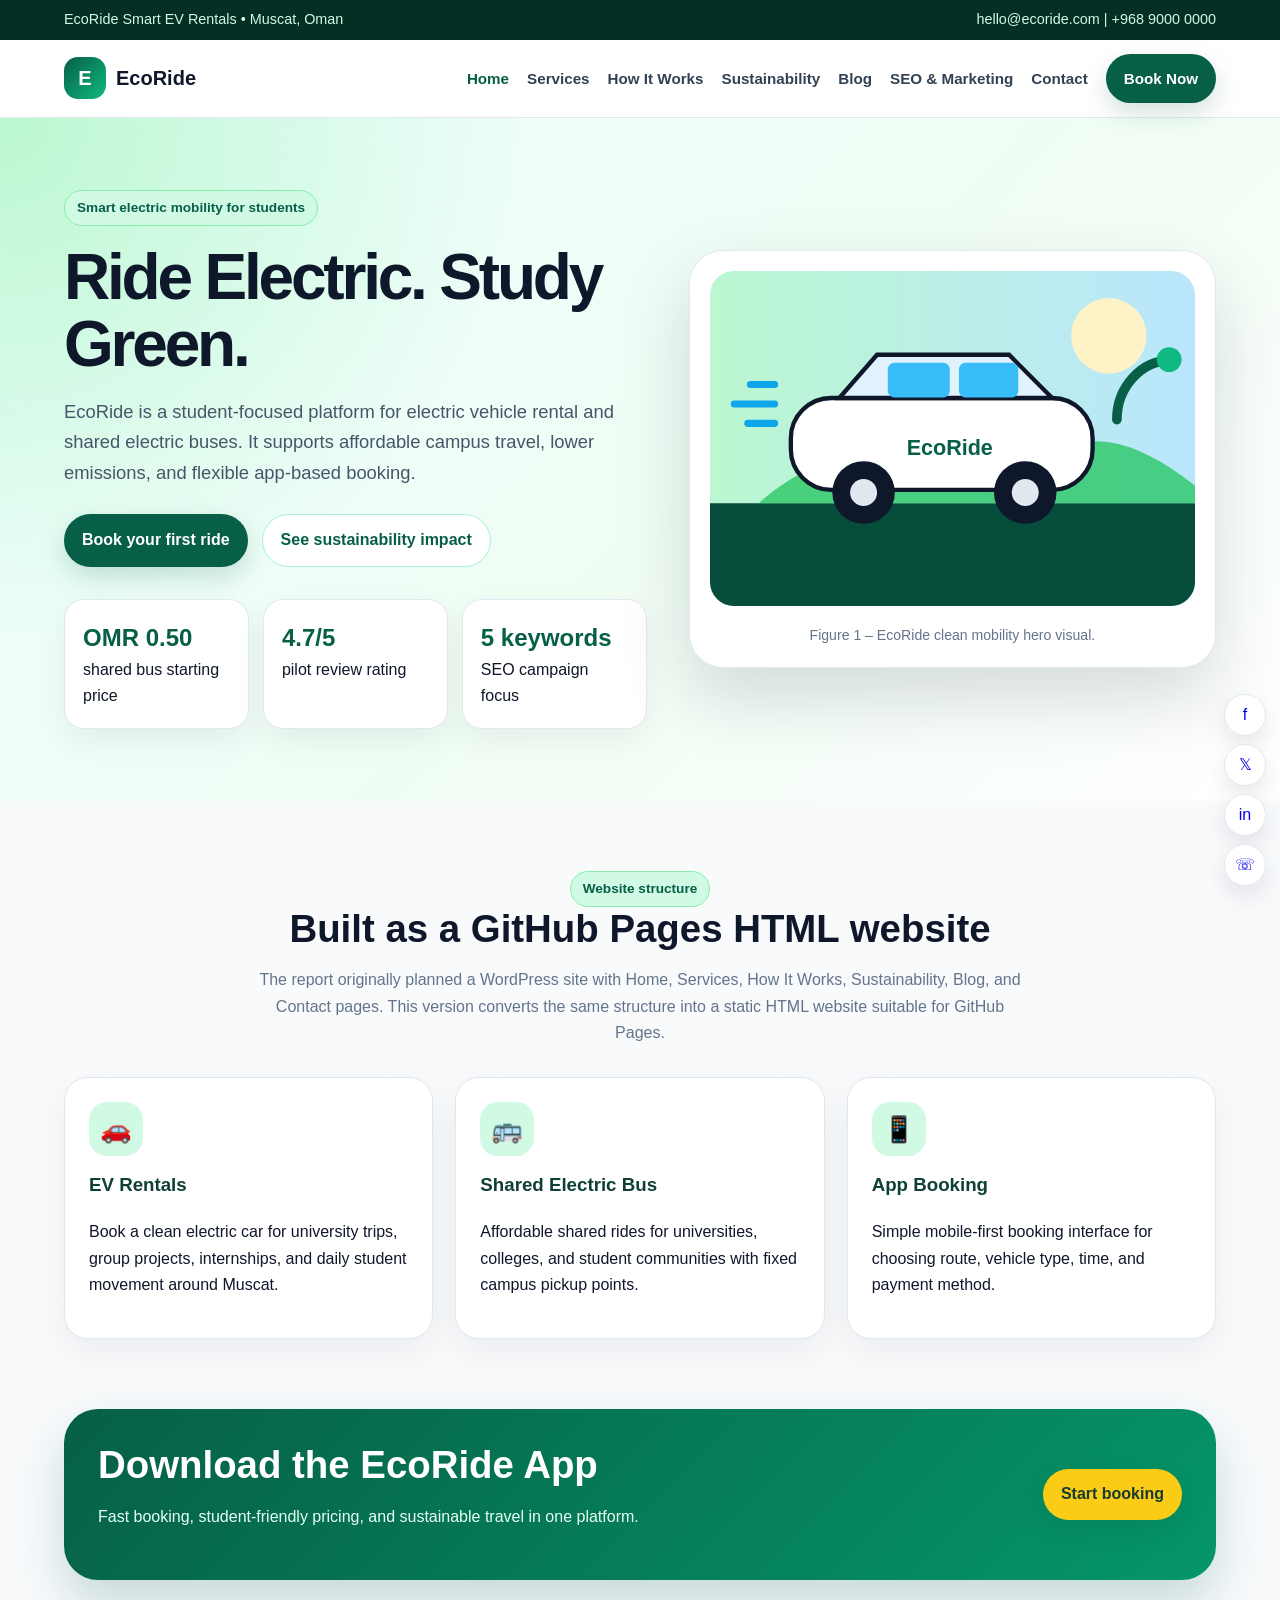
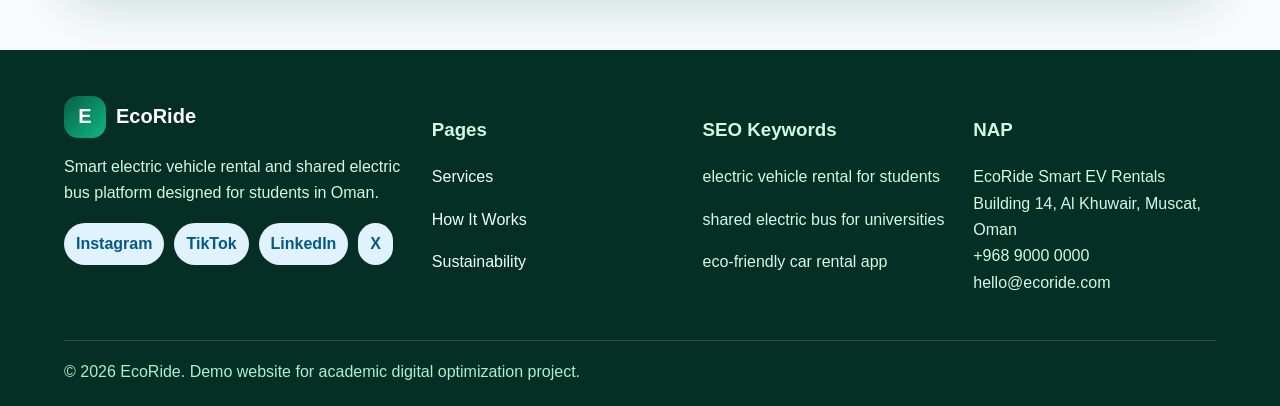
<file: index.html>
<!doctype html><html lang="en"><head><meta charset="utf-8"><meta name="viewport" content="width=device-width,initial-scale=1"><meta name="description" content="EcoRide smart electric vehicle rental platform for students in Muscat, Oman."><title>EcoRide | Electric Vehicle Rental for Students</title><link rel="stylesheet" href="assets/css/style.css"></head><body><div class="topbar"><span>EcoRide Smart EV Rentals • Muscat, Oman</span><span>hello@ecoride.com | +968 9000 0000</span></div>
<nav class="nav"><a class="brand" href="index.html"><span class="logo">E</span><span>EcoRide</span></a><button class="menu-toggle">Menu</button><div class="nav-links">
<a href="index.html" class="active">Home</a><a href="services.html" class="">Services</a><a href="how-it-works.html" class="">How It Works</a><a href="sustainability.html" class="">Sustainability</a><a href="blog.html" class="">Blog</a><a href="seo.html" class="">SEO & Marketing</a><a href="contact.html" class="">Contact</a><a class="btn" href="book.html">Book Now</a>
</div></nav><header class="hero"><div class="hero-grid"><div><span class="eyebrow">Smart electric mobility for students</span><h1>Ride Electric. Study Green.</h1><p class="lead">EcoRide is a student-focused platform for electric vehicle rental and shared electric buses. It supports affordable campus travel, lower emissions, and flexible app-based booking.</p><div class="cta-row"><a class="btn" href="book.html">Book your first ride</a><a class="btn secondary" href="sustainability.html">See sustainability impact</a></div><div class="stats"><div class="stat"><b>OMR 0.50</b><span>shared bus starting price</span></div><div class="stat"><b>4.7/5</b><span>pilot review rating</span></div><div class="stat"><b>5 keywords</b><span>SEO campaign focus</span></div></div></div><div class="phone-card"><img src="assets/img/hero-ev.svg" alt="EcoRide electric car illustration" style="width:100%;border-radius:24px"><div class="caption">Figure 1 – EcoRide clean mobility hero visual.</div></div></div></header><section class="section"><div class="container"><div class="section-head center"><span class="eyebrow">Website structure</span><h2>Built as a GitHub Pages HTML website</h2><p class="muted">The report originally planned a WordPress site with Home, Services, How It Works, Sustainability, Blog, and Contact pages. This version converts the same structure into a static HTML website suitable for GitHub Pages.</p></div><div class="grid-3"><div class="card"><div class="icon">🚗</div><h3>EV Rentals</h3><p>Book a clean electric car for university trips, group projects, internships, and daily student movement around Muscat.</p></div><div class="card"><div class="icon">🚌</div><h3>Shared Electric Bus</h3><p>Affordable shared rides for universities, colleges, and student communities with fixed campus pickup points.</p></div><div class="card"><div class="icon">📱</div><h3>App Booking</h3><p>Simple mobile-first booking interface for choosing route, vehicle type, time, and payment method.</p></div></div></div></section><section class="section" style="padding-top:0"><div class="container banner"><div><h2>Download the EcoRide App</h2><p>Fast booking, student-friendly pricing, and sustainable travel in one platform.</p></div><a class="btn yellow" href="book.html">Start booking</a></div></section><footer class="footer"><div class="footer-grid"><div><a class="brand" href="index.html"><span class="logo">E</span><span style="color:white">EcoRide</span></a><p>Smart electric vehicle rental and shared electric bus platform designed for students in Oman.</p><div class="socials"><a href="#">Instagram</a><a href="#">TikTok</a><a href="#">LinkedIn</a><a href="#">X</a></div></div><div><h3>Pages</h3><p><a href="services.html">Services</a></p><p><a href="how-it-works.html">How It Works</a></p><p><a href="sustainability.html">Sustainability</a></p></div><div><h3>SEO Keywords</h3><p>electric vehicle rental for students</p><p>shared electric bus for universities</p><p>eco-friendly car rental app</p></div><div><h3>NAP</h3><p>EcoRide Smart EV Rentals<br>Building 14, Al Khuwair, Muscat, Oman<br>+968 9000 0000<br>hello@ecoride.com</p></div></div><div class="copyright">© <span id="year"></span> EcoRide. Demo website for academic digital optimization project.</div></footer><div class="floating-share"><a href="#">f</a><a href="#">𝕏</a><a href="#">in</a><a href="#">☏</a></div><script src="assets/js/main.js"></script></body></html>
</file>
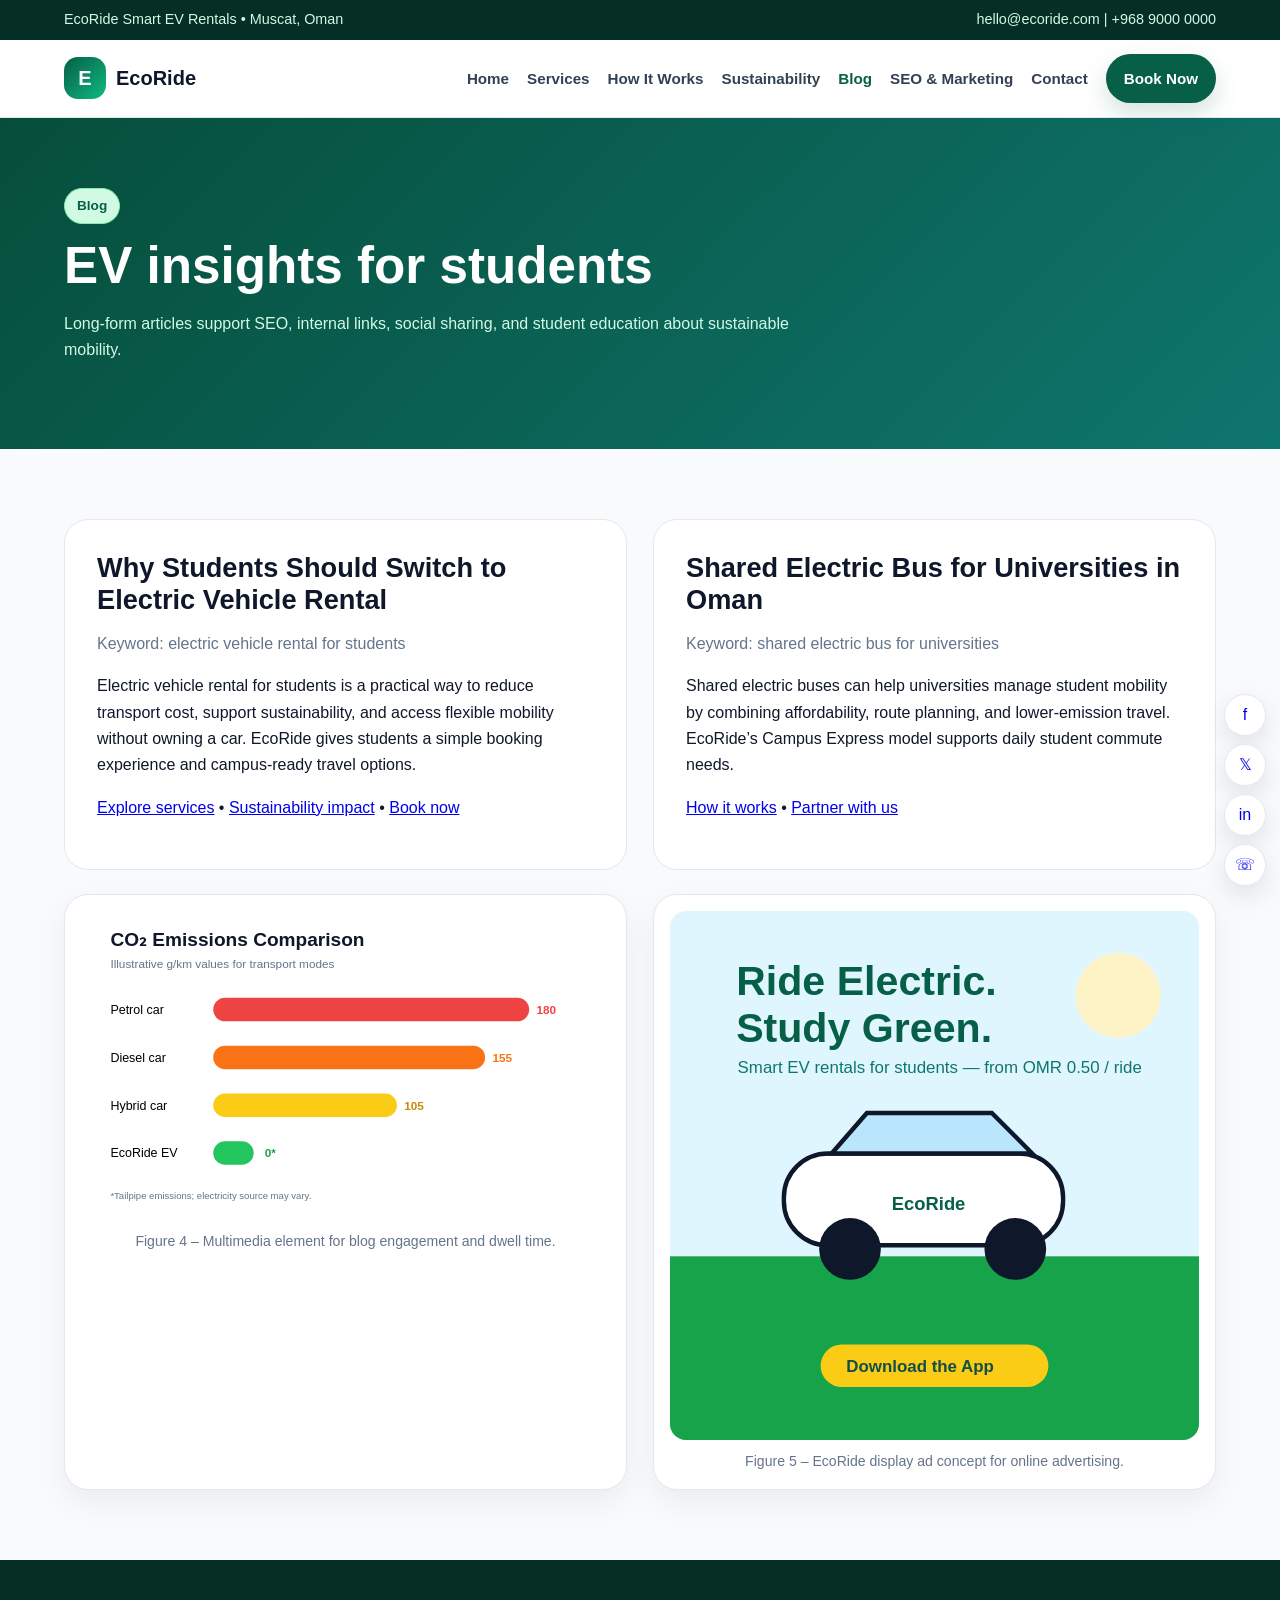
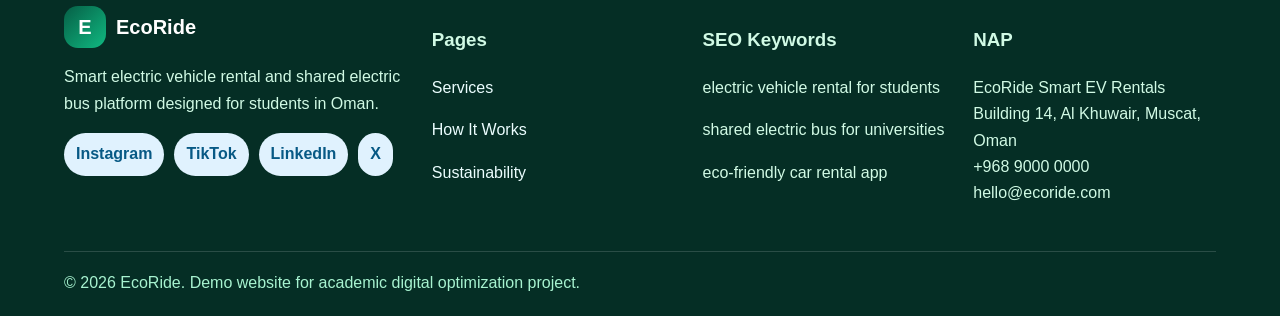
<file: blog.html>
<!doctype html><html lang="en"><head><meta charset="utf-8"><meta name="viewport" content="width=device-width,initial-scale=1"><meta name="description" content="EcoRide smart electric vehicle rental platform for students in Muscat, Oman."><title>Blog | EcoRide EV Insights</title><link rel="stylesheet" href="assets/css/style.css"></head><body><div class="topbar"><span>EcoRide Smart EV Rentals • Muscat, Oman</span><span>hello@ecoride.com | +968 9000 0000</span></div>
<nav class="nav"><a class="brand" href="index.html"><span class="logo">E</span><span>EcoRide</span></a><button class="menu-toggle">Menu</button><div class="nav-links">
<a href="index.html" class="">Home</a><a href="services.html" class="">Services</a><a href="how-it-works.html" class="">How It Works</a><a href="sustainability.html" class="">Sustainability</a><a href="blog.html" class="active">Blog</a><a href="seo.html" class="">SEO & Marketing</a><a href="contact.html" class="">Contact</a><a class="btn" href="book.html">Book Now</a>
</div></nav><header class="page-hero"><div class="container"><span class="eyebrow">Blog</span><h1>EV insights for students</h1><p>Long-form articles support SEO, internal links, social sharing, and student education about sustainable mobility.</p></div></header><section class="section"><div class="container"><div class="grid-2"><article class="article"><h2>Why Students Should Switch to Electric Vehicle Rental</h2><p class="muted">Keyword: electric vehicle rental for students</p><p>Electric vehicle rental for students is a practical way to reduce transport cost, support sustainability, and access flexible mobility without owning a car. EcoRide gives students a simple booking experience and campus-ready travel options.</p><p><a href="services.html">Explore services</a> • <a href="sustainability.html">Sustainability impact</a> • <a href="book.html">Book now</a></p></article><article class="article"><h2>Shared Electric Bus for Universities in Oman</h2><p class="muted">Keyword: shared electric bus for universities</p><p>Shared electric buses can help universities manage student mobility by combining affordability, route planning, and lower-emission travel. EcoRide’s Campus Express model supports daily student commute needs.</p><p><a href="how-it-works.html">How it works</a> • <a href="contact.html">Partner with us</a></p></article></div><div style="height:24px"></div><div class="grid-2"><div class="figure"><img src="assets/img/co2-chart.svg" alt="CO2 chart used in blog multimedia"><div class="caption">Figure 4 – Multimedia element for blog engagement and dwell time.</div></div><div class="figure"><img src="assets/img/ad-openai.svg" alt="EcoRide ad design"><div class="caption">Figure 5 – EcoRide display ad concept for online advertising.</div></div></div></div></section><footer class="footer"><div class="footer-grid"><div><a class="brand" href="index.html"><span class="logo">E</span><span style="color:white">EcoRide</span></a><p>Smart electric vehicle rental and shared electric bus platform designed for students in Oman.</p><div class="socials"><a href="#">Instagram</a><a href="#">TikTok</a><a href="#">LinkedIn</a><a href="#">X</a></div></div><div><h3>Pages</h3><p><a href="services.html">Services</a></p><p><a href="how-it-works.html">How It Works</a></p><p><a href="sustainability.html">Sustainability</a></p></div><div><h3>SEO Keywords</h3><p>electric vehicle rental for students</p><p>shared electric bus for universities</p><p>eco-friendly car rental app</p></div><div><h3>NAP</h3><p>EcoRide Smart EV Rentals<br>Building 14, Al Khuwair, Muscat, Oman<br>+968 9000 0000<br>hello@ecoride.com</p></div></div><div class="copyright">© <span id="year"></span> EcoRide. Demo website for academic digital optimization project.</div></footer><div class="floating-share"><a href="#">f</a><a href="#">𝕏</a><a href="#">in</a><a href="#">☏</a></div><script src="assets/js/main.js"></script></body></html>
</file>
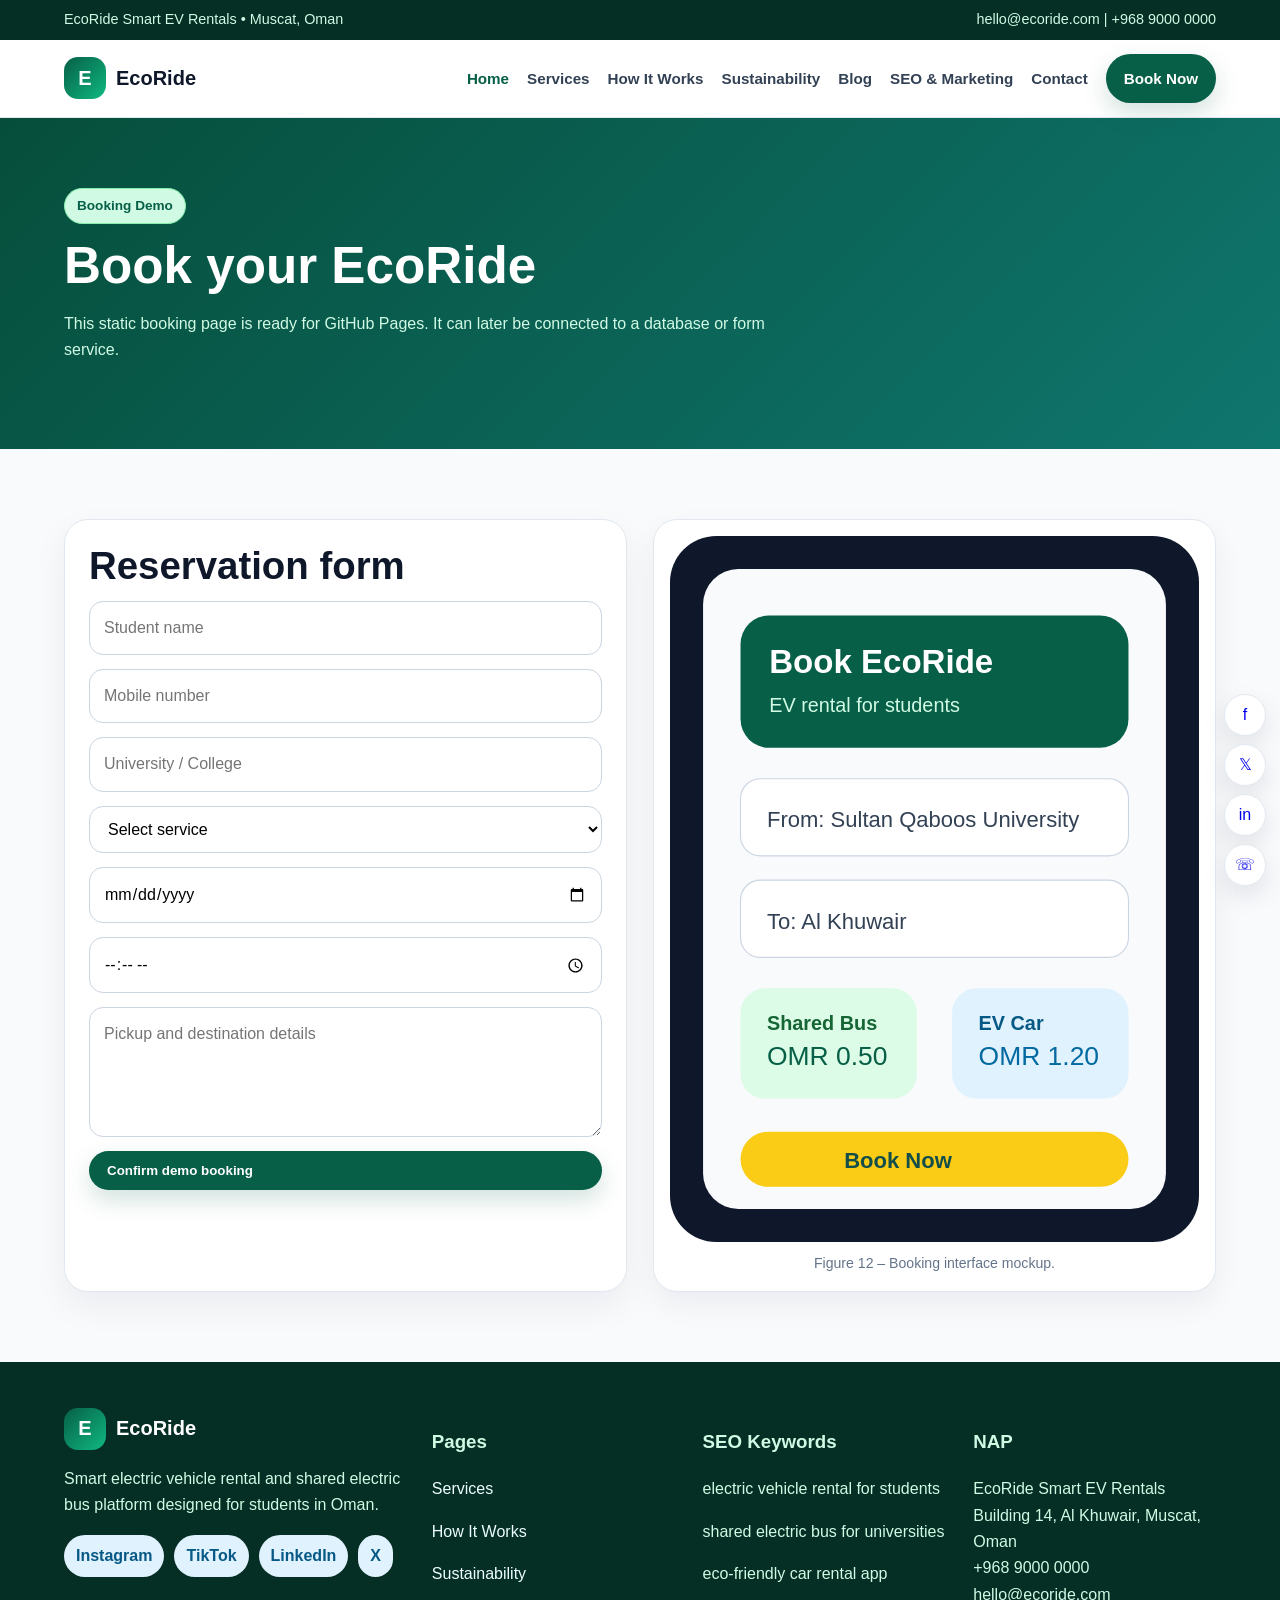
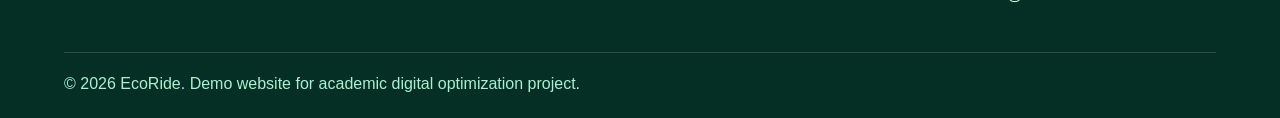
<file: book.html>
<!doctype html><html lang="en"><head><meta charset="utf-8"><meta name="viewport" content="width=device-width,initial-scale=1"><meta name="description" content="EcoRide smart electric vehicle rental platform for students in Muscat, Oman."><title>Book Now | EcoRide</title><link rel="stylesheet" href="assets/css/style.css"></head><body><div class="topbar"><span>EcoRide Smart EV Rentals • Muscat, Oman</span><span>hello@ecoride.com | +968 9000 0000</span></div>
<nav class="nav"><a class="brand" href="index.html"><span class="logo">E</span><span>EcoRide</span></a><button class="menu-toggle">Menu</button><div class="nav-links">
<a href="index.html" class="active">Home</a><a href="services.html" class="">Services</a><a href="how-it-works.html" class="">How It Works</a><a href="sustainability.html" class="">Sustainability</a><a href="blog.html" class="">Blog</a><a href="seo.html" class="">SEO & Marketing</a><a href="contact.html" class="">Contact</a><a class="btn" href="book.html">Book Now</a>
</div></nav><header class="page-hero"><div class="container"><span class="eyebrow">Booking Demo</span><h1>Book your EcoRide</h1><p>This static booking page is ready for GitHub Pages. It can later be connected to a database or form service.</p></div></header><section class="section"><div class="container grid-2"><div class="card"><h2>Reservation form</h2><form class="form" id="bookingForm"><input required placeholder="Student name"><input required placeholder="Mobile number"><input required placeholder="University / College"><select required><option value="">Select service</option><option>Shared electric bus</option><option>EV car rental</option><option>University group ride</option></select><input type="date" required><input type="time" required><textarea placeholder="Pickup and destination details"></textarea><button class="btn" type="submit">Confirm demo booking</button><p id="formMsg" class="small" style="color:#065f46;font-weight:700"></p></form></div><div class="figure"><img src="assets/img/app-mockup.svg" alt="booking app mockup"><div class="caption">Figure 12 – Booking interface mockup.</div></div></div></section><footer class="footer"><div class="footer-grid"><div><a class="brand" href="index.html"><span class="logo">E</span><span style="color:white">EcoRide</span></a><p>Smart electric vehicle rental and shared electric bus platform designed for students in Oman.</p><div class="socials"><a href="#">Instagram</a><a href="#">TikTok</a><a href="#">LinkedIn</a><a href="#">X</a></div></div><div><h3>Pages</h3><p><a href="services.html">Services</a></p><p><a href="how-it-works.html">How It Works</a></p><p><a href="sustainability.html">Sustainability</a></p></div><div><h3>SEO Keywords</h3><p>electric vehicle rental for students</p><p>shared electric bus for universities</p><p>eco-friendly car rental app</p></div><div><h3>NAP</h3><p>EcoRide Smart EV Rentals<br>Building 14, Al Khuwair, Muscat, Oman<br>+968 9000 0000<br>hello@ecoride.com</p></div></div><div class="copyright">© <span id="year"></span> EcoRide. Demo website for academic digital optimization project.</div></footer><div class="floating-share"><a href="#">f</a><a href="#">𝕏</a><a href="#">in</a><a href="#">☏</a></div><script src="assets/js/main.js"></script></body></html>
</file>
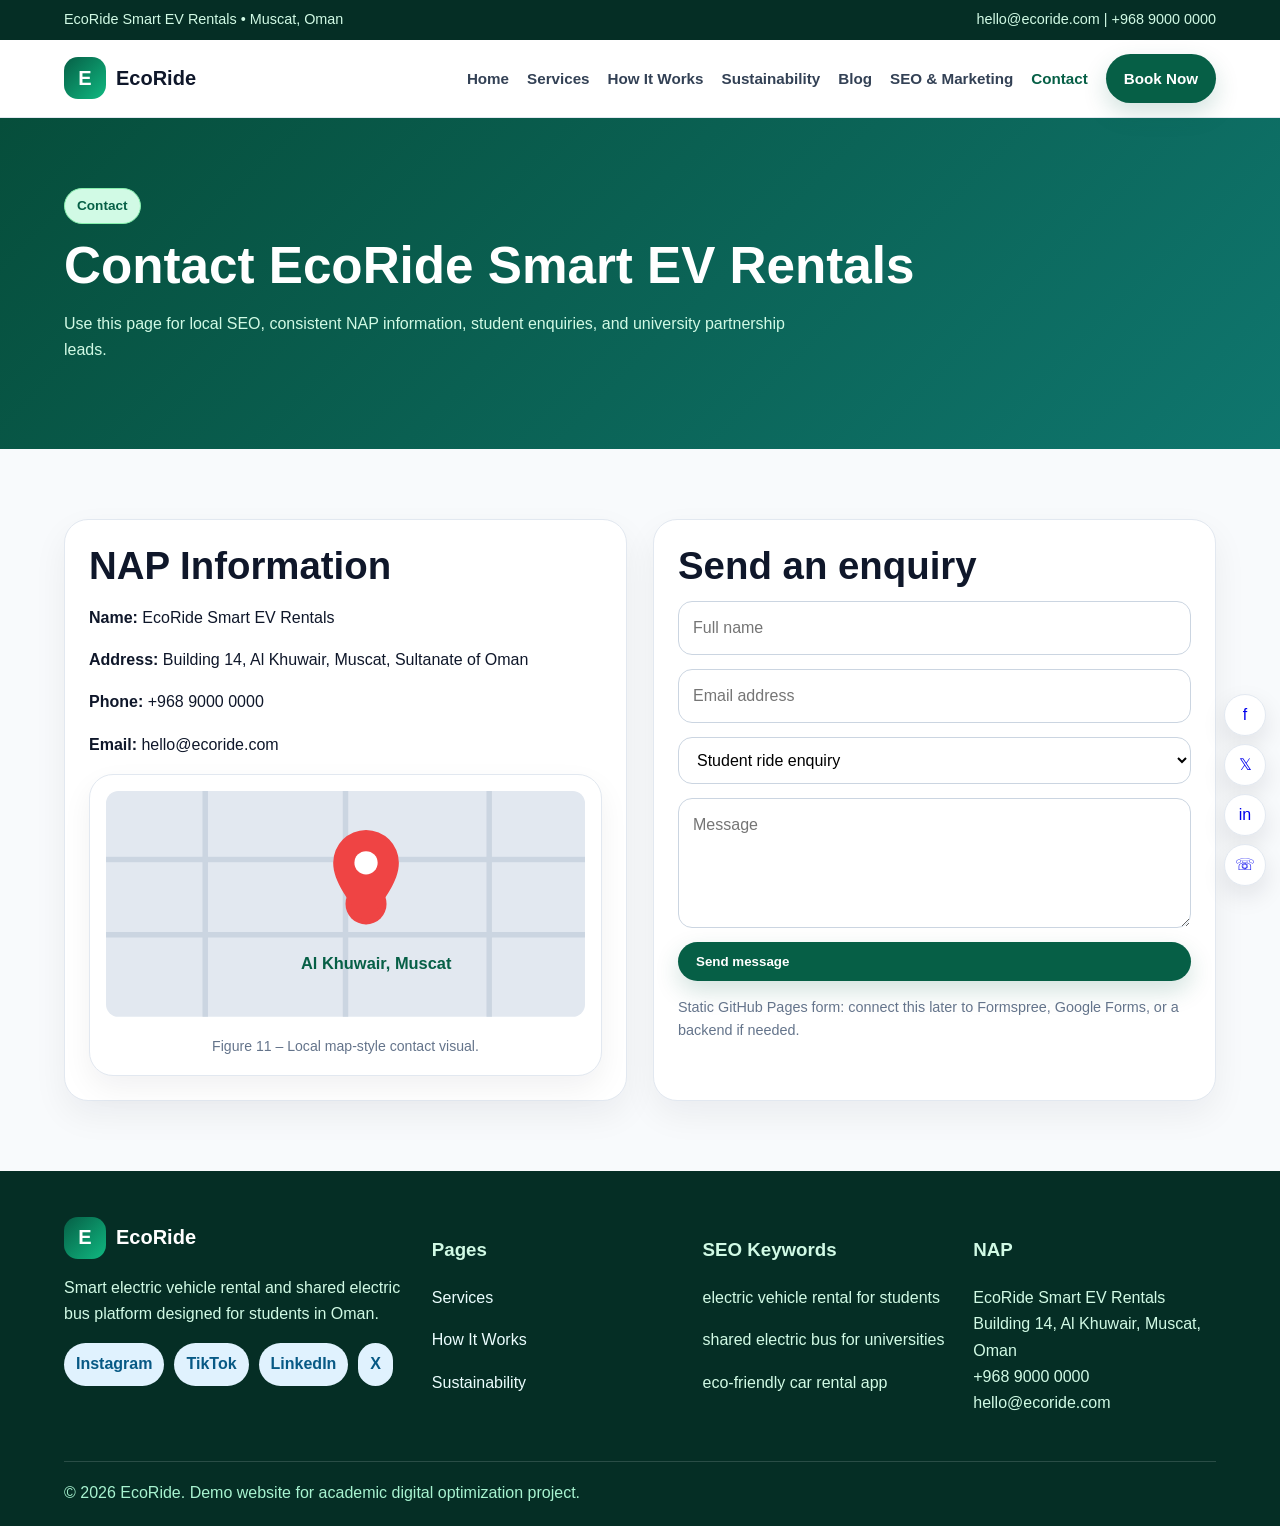
<file: contact.html>
<!doctype html><html lang="en"><head><meta charset="utf-8"><meta name="viewport" content="width=device-width,initial-scale=1"><meta name="description" content="EcoRide smart electric vehicle rental platform for students in Muscat, Oman."><title>Contact | EcoRide Muscat</title><link rel="stylesheet" href="assets/css/style.css"></head><body><div class="topbar"><span>EcoRide Smart EV Rentals • Muscat, Oman</span><span>hello@ecoride.com | +968 9000 0000</span></div>
<nav class="nav"><a class="brand" href="index.html"><span class="logo">E</span><span>EcoRide</span></a><button class="menu-toggle">Menu</button><div class="nav-links">
<a href="index.html" class="">Home</a><a href="services.html" class="">Services</a><a href="how-it-works.html" class="">How It Works</a><a href="sustainability.html" class="">Sustainability</a><a href="blog.html" class="">Blog</a><a href="seo.html" class="">SEO & Marketing</a><a href="contact.html" class="active">Contact</a><a class="btn" href="book.html">Book Now</a>
</div></nav><header class="page-hero"><div class="container"><span class="eyebrow">Contact</span><h1>Contact EcoRide Smart EV Rentals</h1><p>Use this page for local SEO, consistent NAP information, student enquiries, and university partnership leads.</p></div></header><section class="section"><div class="container grid-2"><div class="card"><h2>NAP Information</h2><p><strong>Name:</strong> EcoRide Smart EV Rentals</p><p><strong>Address:</strong> Building 14, Al Khuwair, Muscat, Sultanate of Oman</p><p><strong>Phone:</strong> +968 9000 0000</p><p><strong>Email:</strong> hello@ecoride.com</p><div class="figure"><svg viewBox="0 0 700 330" xmlns="http://www.w3.org/2000/svg"><rect width="700" height="330" rx="18" fill="#e2e8f0"/><path d="M0 100h700M0 210h700M145 0v330M350 0v330M560 0v330" stroke="#cbd5e1" stroke-width="8"/><circle cx="380" cy="165" r="30" fill="#ef4444"/><path d="M380 195c25-34 48-62 48-90a48 48 0 0 0-96 0c0 28 23 56 48 90z" fill="#ef4444"/><circle cx="380" cy="105" r="17" fill="white"/><text x="285" y="260" font-family="Arial" font-size="24" font-weight="700" fill="#065f46">Al Khuwair, Muscat</text></svg><div class="caption">Figure 11 – Local map-style contact visual.</div></div></div><div class="card"><h2>Send an enquiry</h2><form class="form"><input placeholder="Full name"><input placeholder="Email address"><select><option>Student ride enquiry</option><option>University partnership</option><option>Marketing collaboration</option></select><textarea placeholder="Message"></textarea><button class="btn" type="button">Send message</button></form><p class="small muted">Static GitHub Pages form: connect this later to Formspree, Google Forms, or a backend if needed.</p></div></div></section><footer class="footer"><div class="footer-grid"><div><a class="brand" href="index.html"><span class="logo">E</span><span style="color:white">EcoRide</span></a><p>Smart electric vehicle rental and shared electric bus platform designed for students in Oman.</p><div class="socials"><a href="#">Instagram</a><a href="#">TikTok</a><a href="#">LinkedIn</a><a href="#">X</a></div></div><div><h3>Pages</h3><p><a href="services.html">Services</a></p><p><a href="how-it-works.html">How It Works</a></p><p><a href="sustainability.html">Sustainability</a></p></div><div><h3>SEO Keywords</h3><p>electric vehicle rental for students</p><p>shared electric bus for universities</p><p>eco-friendly car rental app</p></div><div><h3>NAP</h3><p>EcoRide Smart EV Rentals<br>Building 14, Al Khuwair, Muscat, Oman<br>+968 9000 0000<br>hello@ecoride.com</p></div></div><div class="copyright">© <span id="year"></span> EcoRide. Demo website for academic digital optimization project.</div></footer><div class="floating-share"><a href="#">f</a><a href="#">𝕏</a><a href="#">in</a><a href="#">☏</a></div><script src="assets/js/main.js"></script></body></html>
</file>
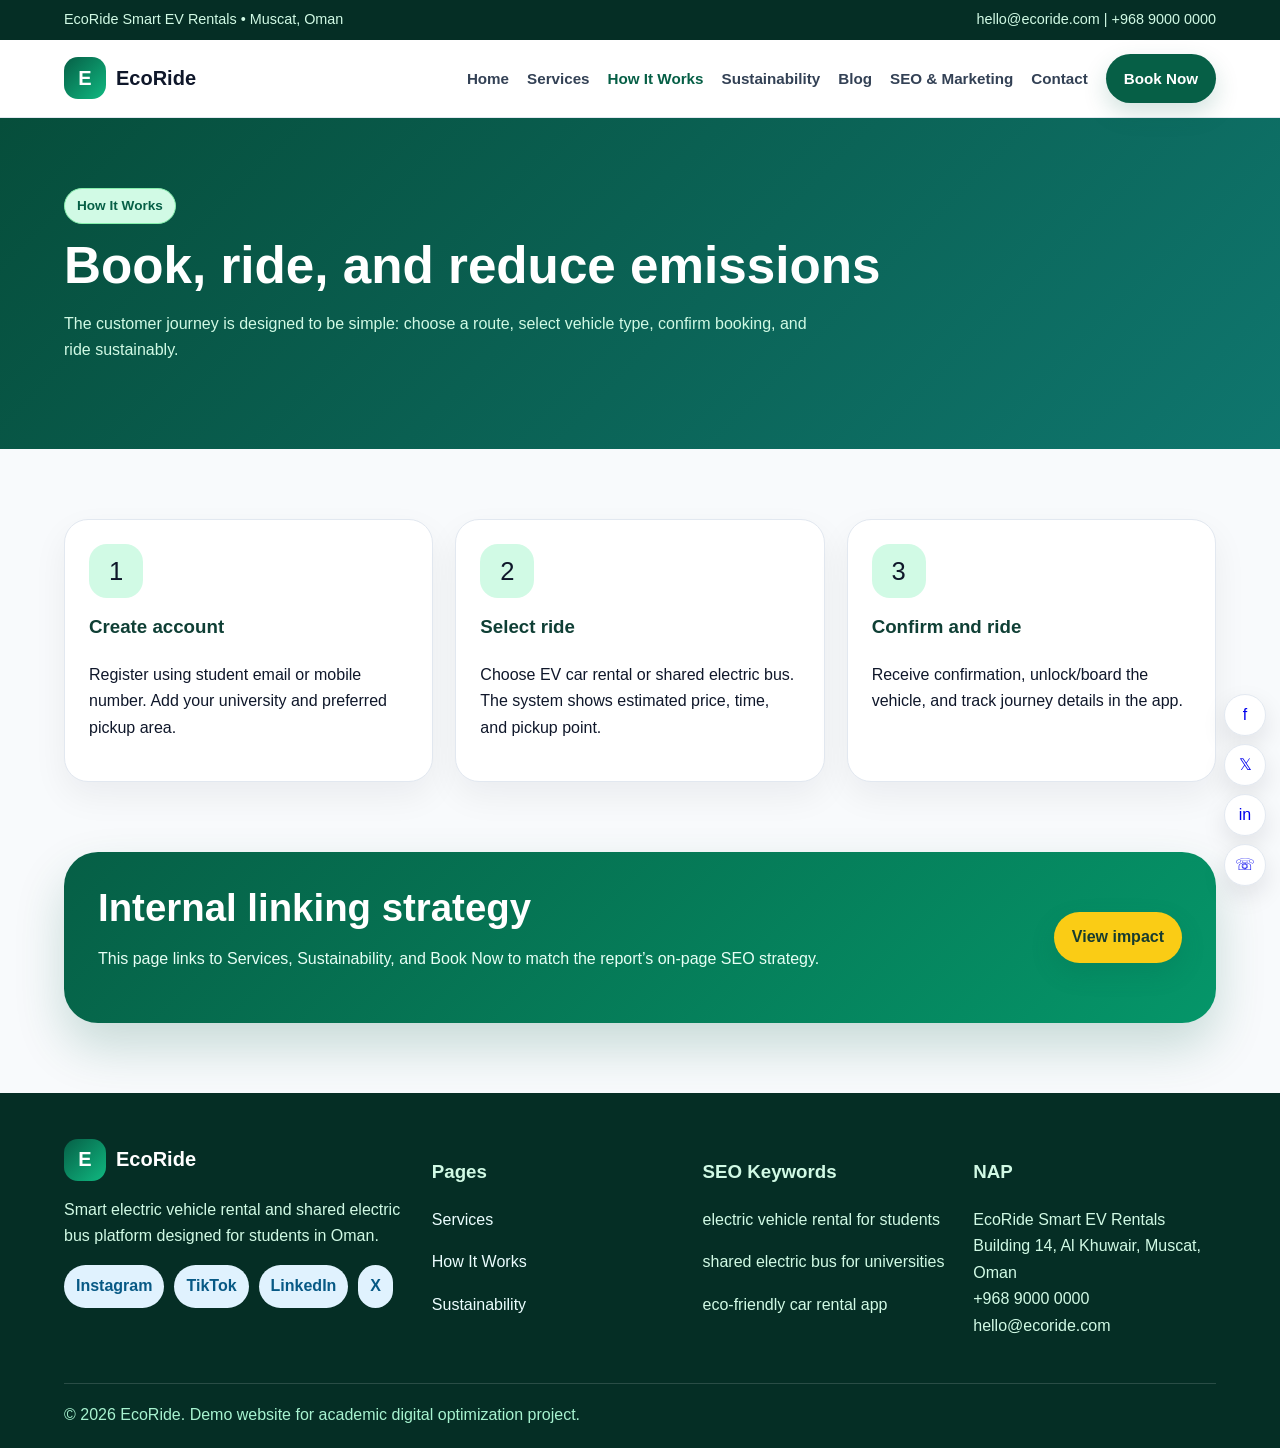
<file: how-it-works.html>
<!doctype html><html lang="en"><head><meta charset="utf-8"><meta name="viewport" content="width=device-width,initial-scale=1"><meta name="description" content="EcoRide smart electric vehicle rental platform for students in Muscat, Oman."><title>How It Works | EcoRide</title><link rel="stylesheet" href="assets/css/style.css"></head><body><div class="topbar"><span>EcoRide Smart EV Rentals • Muscat, Oman</span><span>hello@ecoride.com | +968 9000 0000</span></div>
<nav class="nav"><a class="brand" href="index.html"><span class="logo">E</span><span>EcoRide</span></a><button class="menu-toggle">Menu</button><div class="nav-links">
<a href="index.html" class="">Home</a><a href="services.html" class="">Services</a><a href="how-it-works.html" class="active">How It Works</a><a href="sustainability.html" class="">Sustainability</a><a href="blog.html" class="">Blog</a><a href="seo.html" class="">SEO & Marketing</a><a href="contact.html" class="">Contact</a><a class="btn" href="book.html">Book Now</a>
</div></nav><header class="page-hero"><div class="container"><span class="eyebrow">How It Works</span><h1>Book, ride, and reduce emissions</h1><p>The customer journey is designed to be simple: choose a route, select vehicle type, confirm booking, and ride sustainably.</p></div></header><section class="section"><div class="container grid-3"><div class="card"><div class="icon">1</div><h3>Create account</h3><p>Register using student email or mobile number. Add your university and preferred pickup area.</p></div><div class="card"><div class="icon">2</div><h3>Select ride</h3><p>Choose EV car rental or shared electric bus. The system shows estimated price, time, and pickup point.</p></div><div class="card"><div class="icon">3</div><h3>Confirm and ride</h3><p>Receive confirmation, unlock/board the vehicle, and track journey details in the app.</p></div></div></section><section class="section" style="padding-top:0"><div class="container"><div class="banner"><div><h2>Internal linking strategy</h2><p>This page links to Services, Sustainability, and Book Now to match the report’s on-page SEO strategy.</p></div><a class="btn yellow" href="sustainability.html">View impact</a></div></div></section><footer class="footer"><div class="footer-grid"><div><a class="brand" href="index.html"><span class="logo">E</span><span style="color:white">EcoRide</span></a><p>Smart electric vehicle rental and shared electric bus platform designed for students in Oman.</p><div class="socials"><a href="#">Instagram</a><a href="#">TikTok</a><a href="#">LinkedIn</a><a href="#">X</a></div></div><div><h3>Pages</h3><p><a href="services.html">Services</a></p><p><a href="how-it-works.html">How It Works</a></p><p><a href="sustainability.html">Sustainability</a></p></div><div><h3>SEO Keywords</h3><p>electric vehicle rental for students</p><p>shared electric bus for universities</p><p>eco-friendly car rental app</p></div><div><h3>NAP</h3><p>EcoRide Smart EV Rentals<br>Building 14, Al Khuwair, Muscat, Oman<br>+968 9000 0000<br>hello@ecoride.com</p></div></div><div class="copyright">© <span id="year"></span> EcoRide. Demo website for academic digital optimization project.</div></footer><div class="floating-share"><a href="#">f</a><a href="#">𝕏</a><a href="#">in</a><a href="#">☏</a></div><script src="assets/js/main.js"></script></body></html>
</file>
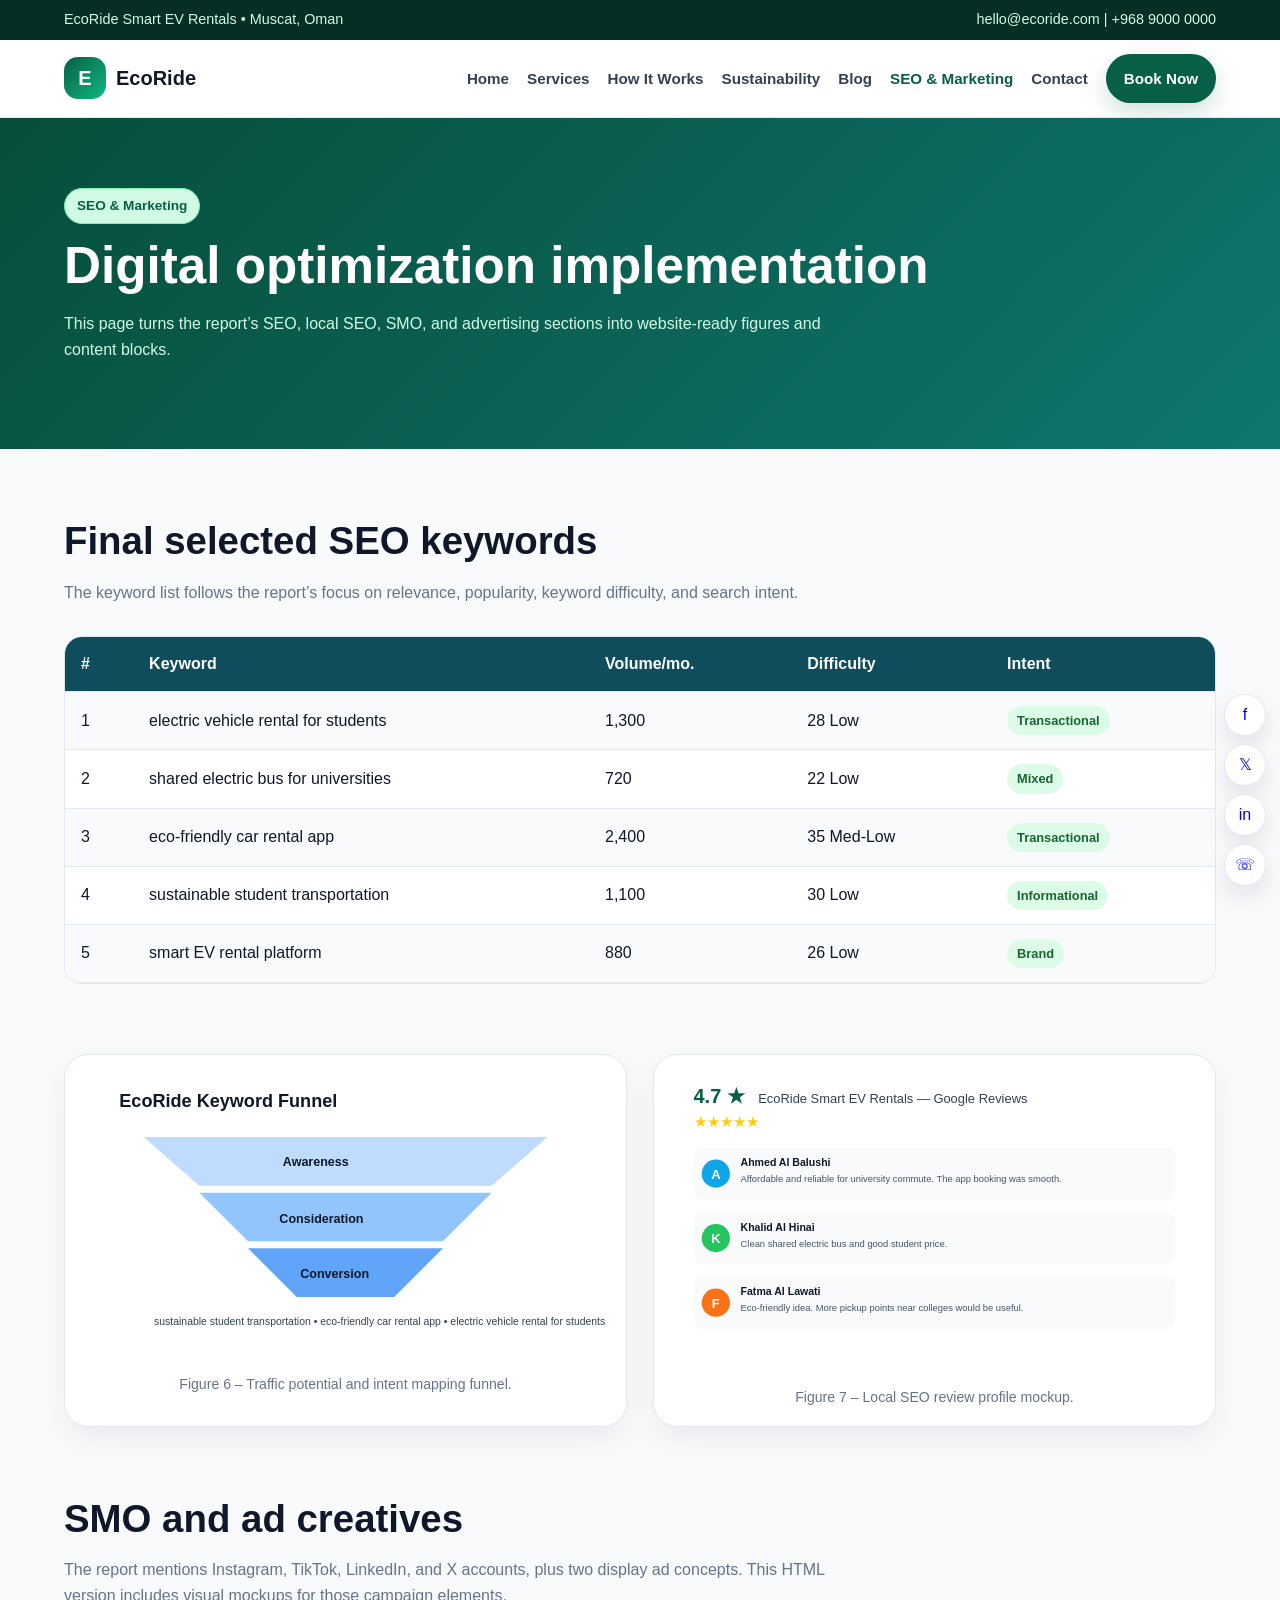
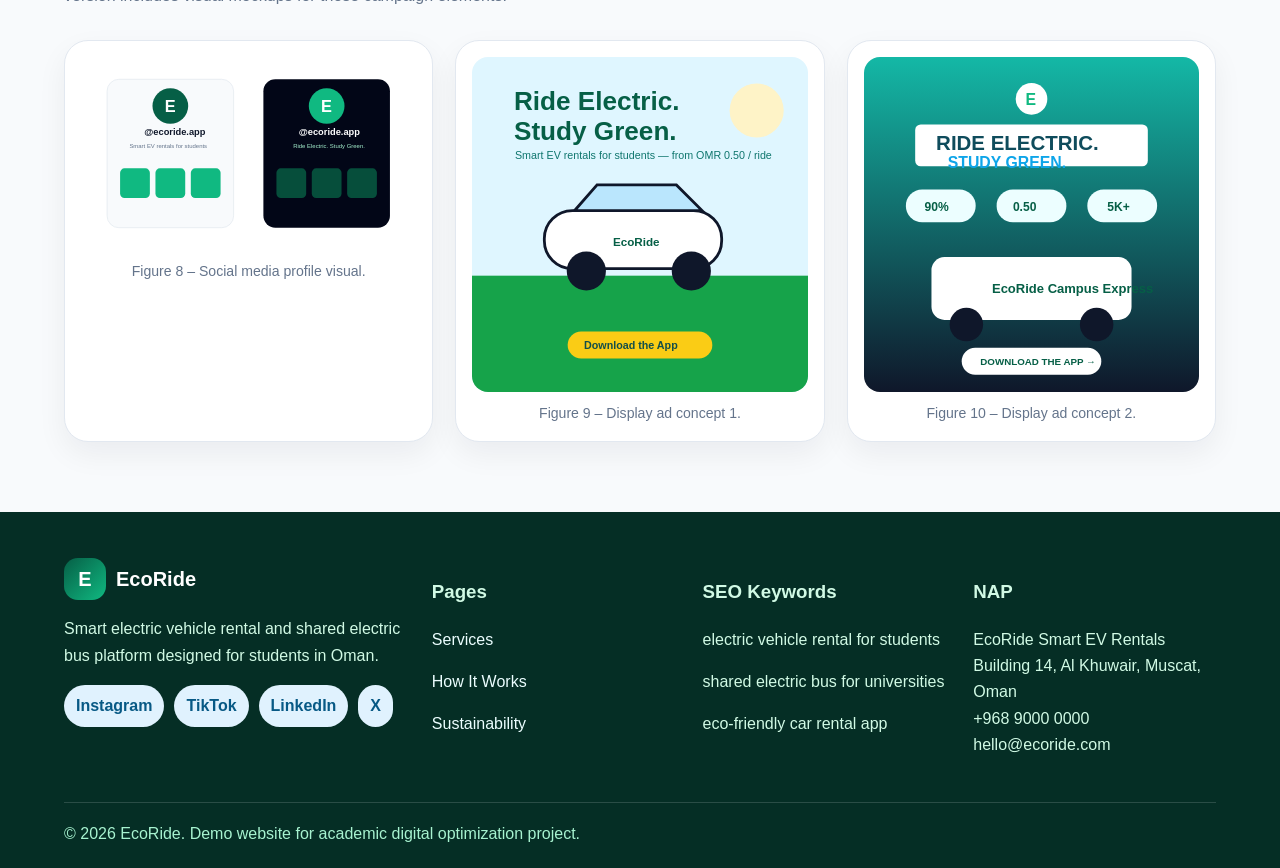
<file: seo.html>
<!doctype html><html lang="en"><head><meta charset="utf-8"><meta name="viewport" content="width=device-width,initial-scale=1"><meta name="description" content="EcoRide smart electric vehicle rental platform for students in Muscat, Oman."><title>SEO & Marketing | EcoRide</title><link rel="stylesheet" href="assets/css/style.css"></head><body><div class="topbar"><span>EcoRide Smart EV Rentals • Muscat, Oman</span><span>hello@ecoride.com | +968 9000 0000</span></div>
<nav class="nav"><a class="brand" href="index.html"><span class="logo">E</span><span>EcoRide</span></a><button class="menu-toggle">Menu</button><div class="nav-links">
<a href="index.html" class="">Home</a><a href="services.html" class="">Services</a><a href="how-it-works.html" class="">How It Works</a><a href="sustainability.html" class="">Sustainability</a><a href="blog.html" class="">Blog</a><a href="seo.html" class="active">SEO & Marketing</a><a href="contact.html" class="">Contact</a><a class="btn" href="book.html">Book Now</a>
</div></nav><header class="page-hero"><div class="container"><span class="eyebrow">SEO & Marketing</span><h1>Digital optimization implementation</h1><p>This page turns the report’s SEO, local SEO, SMO, and advertising sections into website-ready figures and content blocks.</p></div></header><section class="section"><div class="container"><div class="section-head"><h2>Final selected SEO keywords</h2><p class="muted">The keyword list follows the report’s focus on relevance, popularity, keyword difficulty, and search intent.</p></div><div class="table-wrap"><table><tr><th>#</th><th>Keyword</th><th>Volume/mo.</th><th>Difficulty</th><th>Intent</th></tr><tr><td>1</td><td>electric vehicle rental for students</td><td>1,300</td><td>28 Low</td><td><span class="pill">Transactional</span></td></tr><tr><td>2</td><td>shared electric bus for universities</td><td>720</td><td>22 Low</td><td><span class="pill">Mixed</span></td></tr><tr><td>3</td><td>eco-friendly car rental app</td><td>2,400</td><td>35 Med-Low</td><td><span class="pill">Transactional</span></td></tr><tr><td>4</td><td>sustainable student transportation</td><td>1,100</td><td>30 Low</td><td><span class="pill">Informational</span></td></tr><tr><td>5</td><td>smart EV rental platform</td><td>880</td><td>26 Low</td><td><span class="pill">Brand</span></td></tr></table></div></div></section><section class="section" style="padding-top:0"><div class="container grid-2"><div class="figure"><img src="assets/img/keyword-funnel.svg" alt="EcoRide keyword funnel"><div class="caption">Figure 6 – Traffic potential and intent mapping funnel.</div></div><div class="figure"><img src="assets/img/reviews.svg" alt="EcoRide reviews mockup"><div class="caption">Figure 7 – Local SEO review profile mockup.</div></div></div></section><section class="section" style="padding-top:0"><div class="container"><div class="section-head"><h2>SMO and ad creatives</h2><p class="muted">The report mentions Instagram, TikTok, LinkedIn, and X accounts, plus two display ad concepts. This HTML version includes visual mockups for those campaign elements.</p></div><div class="grid-3"><div class="figure"><img src="assets/img/social-profiles.svg" alt="EcoRide social media profile mockups"><div class="caption">Figure 8 – Social media profile visual.</div></div><div class="figure"><img src="assets/img/ad-openai.svg" alt="OpenAI style display ad"><div class="caption">Figure 9 – Display ad concept 1.</div></div><div class="figure"><img src="assets/img/ad-deepseek.svg" alt="DeepSeek style display ad"><div class="caption">Figure 10 – Display ad concept 2.</div></div></div></div></section><footer class="footer"><div class="footer-grid"><div><a class="brand" href="index.html"><span class="logo">E</span><span style="color:white">EcoRide</span></a><p>Smart electric vehicle rental and shared electric bus platform designed for students in Oman.</p><div class="socials"><a href="#">Instagram</a><a href="#">TikTok</a><a href="#">LinkedIn</a><a href="#">X</a></div></div><div><h3>Pages</h3><p><a href="services.html">Services</a></p><p><a href="how-it-works.html">How It Works</a></p><p><a href="sustainability.html">Sustainability</a></p></div><div><h3>SEO Keywords</h3><p>electric vehicle rental for students</p><p>shared electric bus for universities</p><p>eco-friendly car rental app</p></div><div><h3>NAP</h3><p>EcoRide Smart EV Rentals<br>Building 14, Al Khuwair, Muscat, Oman<br>+968 9000 0000<br>hello@ecoride.com</p></div></div><div class="copyright">© <span id="year"></span> EcoRide. Demo website for academic digital optimization project.</div></footer><div class="floating-share"><a href="#">f</a><a href="#">𝕏</a><a href="#">in</a><a href="#">☏</a></div><script src="assets/js/main.js"></script></body></html>
</file>
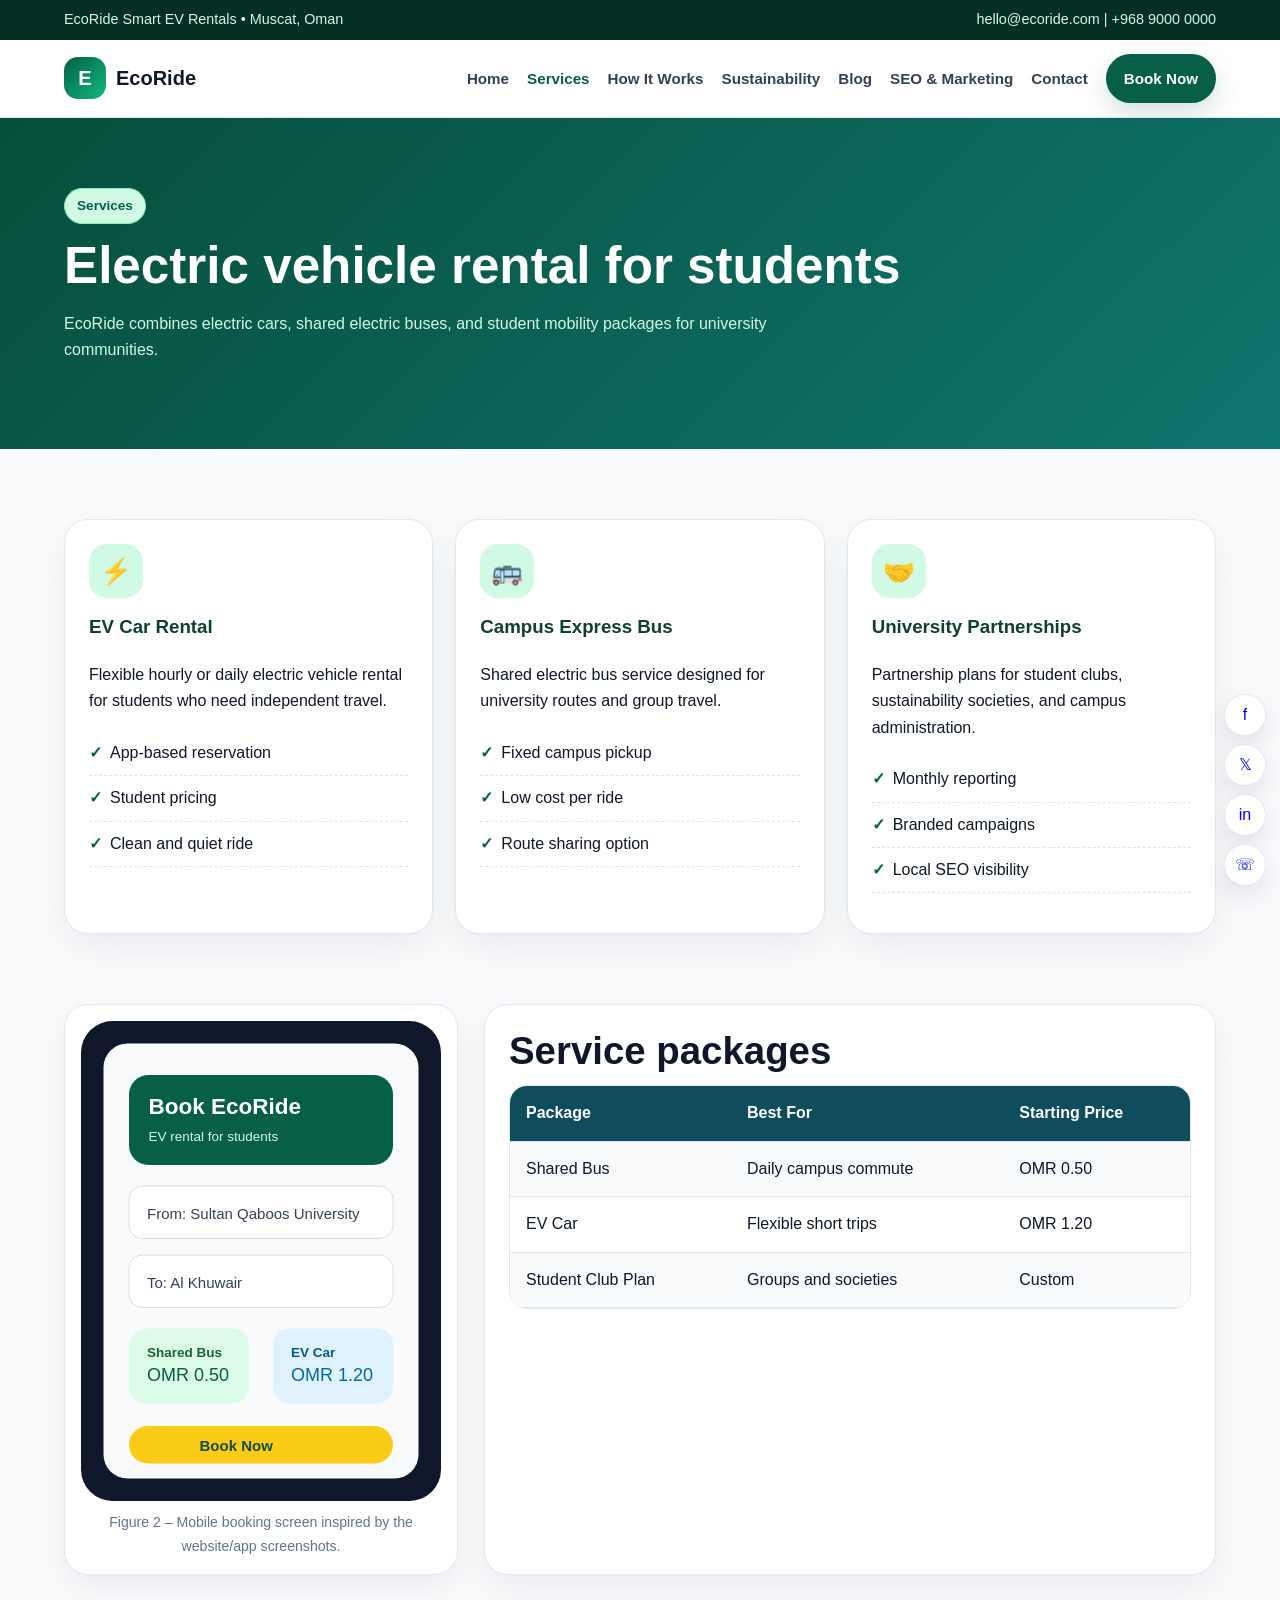
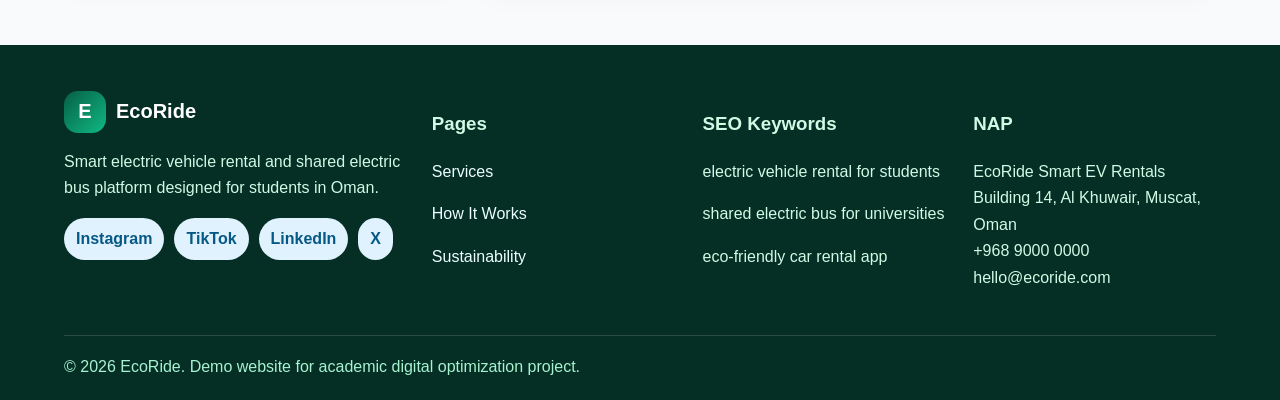
<file: services.html>
<!doctype html><html lang="en"><head><meta charset="utf-8"><meta name="viewport" content="width=device-width,initial-scale=1"><meta name="description" content="EcoRide smart electric vehicle rental platform for students in Muscat, Oman."><title>Services | EcoRide EV Rentals</title><link rel="stylesheet" href="assets/css/style.css"></head><body><div class="topbar"><span>EcoRide Smart EV Rentals • Muscat, Oman</span><span>hello@ecoride.com | +968 9000 0000</span></div>
<nav class="nav"><a class="brand" href="index.html"><span class="logo">E</span><span>EcoRide</span></a><button class="menu-toggle">Menu</button><div class="nav-links">
<a href="index.html" class="">Home</a><a href="services.html" class="active">Services</a><a href="how-it-works.html" class="">How It Works</a><a href="sustainability.html" class="">Sustainability</a><a href="blog.html" class="">Blog</a><a href="seo.html" class="">SEO & Marketing</a><a href="contact.html" class="">Contact</a><a class="btn" href="book.html">Book Now</a>
</div></nav><header class="page-hero"><div class="container"><span class="eyebrow">Services</span><h1>Electric vehicle rental for students</h1><p>EcoRide combines electric cars, shared electric buses, and student mobility packages for university communities.</p></div></header><section class="section"><div class="container grid-3"><div class="card"><div class="icon">⚡</div><h3>EV Car Rental</h3><p>Flexible hourly or daily electric vehicle rental for students who need independent travel.</p><ul class="feature-list"><li>App-based reservation</li><li>Student pricing</li><li>Clean and quiet ride</li></ul></div><div class="card"><div class="icon">🚌</div><h3>Campus Express Bus</h3><p>Shared electric bus service designed for university routes and group travel.</p><ul class="feature-list"><li>Fixed campus pickup</li><li>Low cost per ride</li><li>Route sharing option</li></ul></div><div class="card"><div class="icon">🤝</div><h3>University Partnerships</h3><p>Partnership plans for student clubs, sustainability societies, and campus administration.</p><ul class="feature-list"><li>Monthly reporting</li><li>Branded campaigns</li><li>Local SEO visibility</li></ul></div></div></section><section class="section" style="padding-top:0"><div class="container grid-2"><div class="figure"><img src="assets/img/app-mockup.svg" alt="EcoRide app booking mockup"><div class="caption">Figure 2 – Mobile booking screen inspired by the website/app screenshots.</div></div><div class="card"><h2>Service packages</h2><div class="table-wrap"><table><tr><th>Package</th><th>Best For</th><th>Starting Price</th></tr><tr><td>Shared Bus</td><td>Daily campus commute</td><td>OMR 0.50</td></tr><tr><td>EV Car</td><td>Flexible short trips</td><td>OMR 1.20</td></tr><tr><td>Student Club Plan</td><td>Groups and societies</td><td>Custom</td></tr></table></div></div></div></section><footer class="footer"><div class="footer-grid"><div><a class="brand" href="index.html"><span class="logo">E</span><span style="color:white">EcoRide</span></a><p>Smart electric vehicle rental and shared electric bus platform designed for students in Oman.</p><div class="socials"><a href="#">Instagram</a><a href="#">TikTok</a><a href="#">LinkedIn</a><a href="#">X</a></div></div><div><h3>Pages</h3><p><a href="services.html">Services</a></p><p><a href="how-it-works.html">How It Works</a></p><p><a href="sustainability.html">Sustainability</a></p></div><div><h3>SEO Keywords</h3><p>electric vehicle rental for students</p><p>shared electric bus for universities</p><p>eco-friendly car rental app</p></div><div><h3>NAP</h3><p>EcoRide Smart EV Rentals<br>Building 14, Al Khuwair, Muscat, Oman<br>+968 9000 0000<br>hello@ecoride.com</p></div></div><div class="copyright">© <span id="year"></span> EcoRide. Demo website for academic digital optimization project.</div></footer><div class="floating-share"><a href="#">f</a><a href="#">𝕏</a><a href="#">in</a><a href="#">☏</a></div><script src="assets/js/main.js"></script></body></html>
</file>
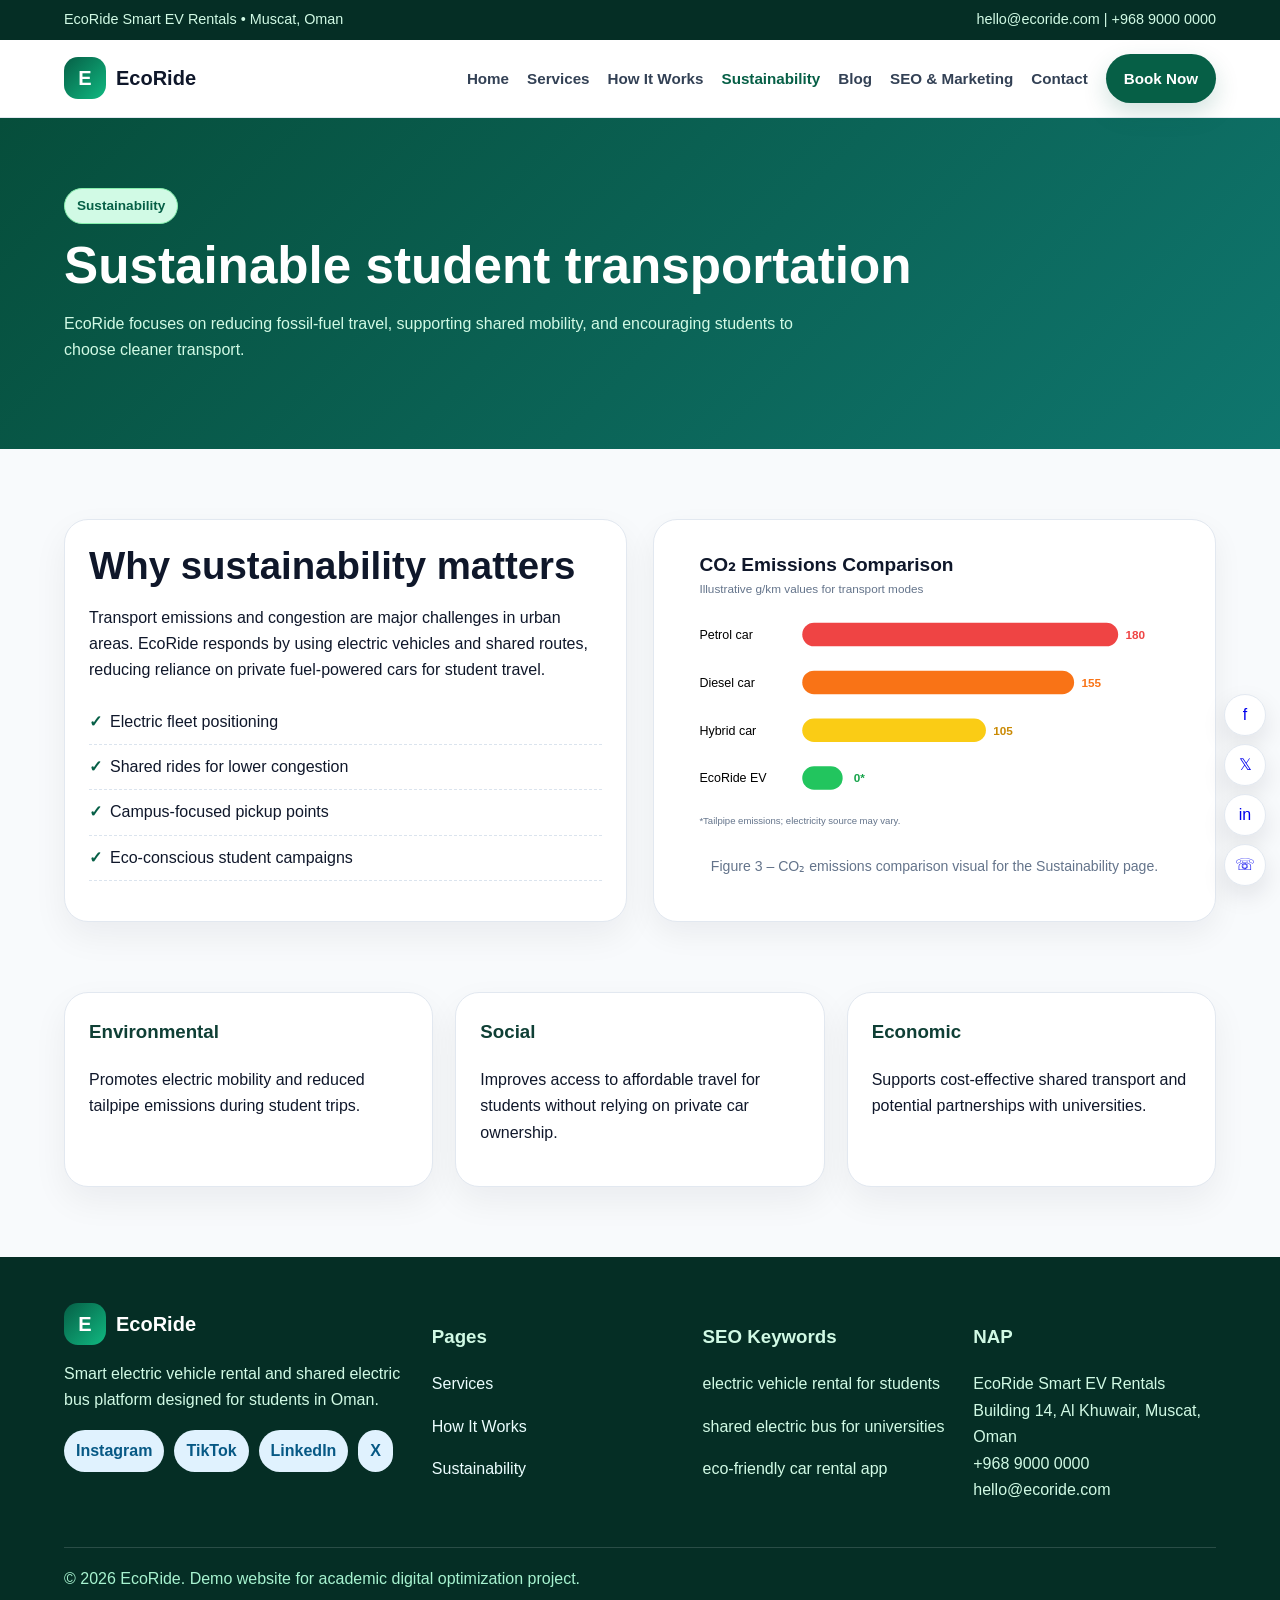
<file: sustainability.html>
<!doctype html><html lang="en"><head><meta charset="utf-8"><meta name="viewport" content="width=device-width,initial-scale=1"><meta name="description" content="EcoRide smart electric vehicle rental platform for students in Muscat, Oman."><title>Sustainability | EcoRide</title><link rel="stylesheet" href="assets/css/style.css"></head><body><div class="topbar"><span>EcoRide Smart EV Rentals • Muscat, Oman</span><span>hello@ecoride.com | +968 9000 0000</span></div>
<nav class="nav"><a class="brand" href="index.html"><span class="logo">E</span><span>EcoRide</span></a><button class="menu-toggle">Menu</button><div class="nav-links">
<a href="index.html" class="">Home</a><a href="services.html" class="">Services</a><a href="how-it-works.html" class="">How It Works</a><a href="sustainability.html" class="active">Sustainability</a><a href="blog.html" class="">Blog</a><a href="seo.html" class="">SEO & Marketing</a><a href="contact.html" class="">Contact</a><a class="btn" href="book.html">Book Now</a>
</div></nav><header class="page-hero"><div class="container"><span class="eyebrow">Sustainability</span><h1>Sustainable student transportation</h1><p>EcoRide focuses on reducing fossil-fuel travel, supporting shared mobility, and encouraging students to choose cleaner transport.</p></div></header><section class="section"><div class="container grid-2"><div class="card"><h2>Why sustainability matters</h2><p>Transport emissions and congestion are major challenges in urban areas. EcoRide responds by using electric vehicles and shared routes, reducing reliance on private fuel-powered cars for student travel.</p><ul class="feature-list"><li>Electric fleet positioning</li><li>Shared rides for lower congestion</li><li>Campus-focused pickup points</li><li>Eco-conscious student campaigns</li></ul></div><div class="figure"><img src="assets/img/co2-chart.svg" alt="CO2 emissions comparison chart"><div class="caption">Figure 3 – CO₂ emissions comparison visual for the Sustainability page.</div></div></div></section><section class="section" style="padding-top:0"><div class="container grid-3"><div class="card"><h3>Environmental</h3><p>Promotes electric mobility and reduced tailpipe emissions during student trips.</p></div><div class="card"><h3>Social</h3><p>Improves access to affordable travel for students without relying on private car ownership.</p></div><div class="card"><h3>Economic</h3><p>Supports cost-effective shared transport and potential partnerships with universities.</p></div></div></section><footer class="footer"><div class="footer-grid"><div><a class="brand" href="index.html"><span class="logo">E</span><span style="color:white">EcoRide</span></a><p>Smart electric vehicle rental and shared electric bus platform designed for students in Oman.</p><div class="socials"><a href="#">Instagram</a><a href="#">TikTok</a><a href="#">LinkedIn</a><a href="#">X</a></div></div><div><h3>Pages</h3><p><a href="services.html">Services</a></p><p><a href="how-it-works.html">How It Works</a></p><p><a href="sustainability.html">Sustainability</a></p></div><div><h3>SEO Keywords</h3><p>electric vehicle rental for students</p><p>shared electric bus for universities</p><p>eco-friendly car rental app</p></div><div><h3>NAP</h3><p>EcoRide Smart EV Rentals<br>Building 14, Al Khuwair, Muscat, Oman<br>+968 9000 0000<br>hello@ecoride.com</p></div></div><div class="copyright">© <span id="year"></span> EcoRide. Demo website for academic digital optimization project.</div></footer><div class="floating-share"><a href="#">f</a><a href="#">𝕏</a><a href="#">in</a><a href="#">☏</a></div><script src="assets/js/main.js"></script></body></html>
</file>
<file: assets/css/style.css>
:root{
  --green:#065f46; --green2:#10b981; --mint:#d1fae5; --blue:#0ea5e9; --dark:#0f172a; --muted:#64748b; --bg:#f8fafc; --card:#ffffff; --line:#e2e8f0; --yellow:#facc15;
}
*{box-sizing:border-box}html{scroll-behavior:smooth}body{margin:0;font-family:Inter,Segoe UI,Arial,sans-serif;background:var(--bg);color:var(--dark);line-height:1.65}.topbar{background:#052e25;color:#d1fae5;font-size:.9rem;padding:8px 5%;display:flex;justify-content:space-between;gap:12px;flex-wrap:wrap}.nav{position:sticky;top:0;z-index:10;background:rgba(255,255,255,.92);backdrop-filter:blur(12px);border-bottom:1px solid var(--line);display:flex;align-items:center;justify-content:space-between;padding:14px 5%}.brand{display:flex;align-items:center;gap:10px;text-decoration:none;color:var(--dark);font-weight:800;font-size:1.25rem}.logo{width:42px;height:42px;border-radius:14px;background:linear-gradient(135deg,var(--green),var(--green2));display:grid;place-items:center;color:white;font-weight:900}.nav-links{display:flex;align-items:center;gap:18px}.nav-links a{color:#334155;text-decoration:none;font-weight:650;font-size:.95rem}.nav-links a:hover,.nav-links a.active{color:var(--green)}.btn{display:inline-flex;align-items:center;gap:8px;background:var(--green);color:white!important;text-decoration:none;border:0;border-radius:999px;padding:12px 18px;font-weight:800;box-shadow:0 10px 25px rgba(6,95,70,.18);cursor:pointer}.btn.secondary{background:white;color:var(--green)!important;border:1px solid #a7f3d0;box-shadow:none}.btn.yellow{background:var(--yellow);color:#173b2f!important}.menu-toggle{display:none;background:white;border:1px solid var(--line);border-radius:10px;padding:8px 10px;font-weight:800}.hero{position:relative;overflow:hidden;background:radial-gradient(circle at top left,#bbf7d0,transparent 36%),linear-gradient(135deg,#ecfeff,#f0fdf4 55%,#fff);padding:72px 5%}.hero-grid{max-width:1180px;margin:auto;display:grid;grid-template-columns:1.05fr .95fr;gap:42px;align-items:center}.eyebrow{display:inline-block;color:var(--green);background:#d1fae5;border:1px solid #86efac;border-radius:999px;padding:6px 12px;font-weight:800;font-size:.85rem}.hero h1{font-size:clamp(2.3rem,5vw,4.5rem);line-height:1.05;margin:18px 0 14px;letter-spacing:-.05em}.lead{font-size:1.15rem;color:#475569;max-width:680px}.cta-row{display:flex;gap:14px;flex-wrap:wrap;margin-top:26px}.stats{display:grid;grid-template-columns:repeat(3,1fr);gap:14px;margin-top:32px}.stat{background:white;border:1px solid var(--line);border-radius:20px;padding:18px;box-shadow:0 12px 30px rgba(15,23,42,.06)}.stat b{display:block;font-size:1.5rem;color:var(--green)}.phone-card{background:white;border-radius:34px;padding:20px;box-shadow:0 30px 70px rgba(15,23,42,.15);border:1px solid var(--line)}.section{padding:70px 5%}.container{max-width:1180px;margin:auto}.section-head{max-width:780px;margin-bottom:30px}.section-head.center{text-align:center;margin-left:auto;margin-right:auto}.section h2{font-size:clamp(1.8rem,3vw,2.8rem);line-height:1.15;margin:0 0 12px}.muted{color:var(--muted)}.grid-3{display:grid;grid-template-columns:repeat(3,1fr);gap:22px}.grid-2{display:grid;grid-template-columns:repeat(2,1fr);gap:26px}.card{background:white;border:1px solid var(--line);border-radius:24px;padding:24px;box-shadow:0 14px 35px rgba(15,23,42,.06)}.card h3{margin-top:0;color:#0f3f35}.icon{width:54px;height:54px;border-radius:18px;background:#d1fae5;display:grid;place-items:center;font-size:1.6rem;margin-bottom:14px}.feature-list{padding-left:0;list-style:none}.feature-list li{padding:9px 0;border-bottom:1px dashed #dbe4ee}.feature-list li:before{content:'✓';color:var(--green);font-weight:900;margin-right:8px}.banner{background:linear-gradient(135deg,var(--green),#059669);color:white;border-radius:34px;padding:34px;display:grid;grid-template-columns:1fr auto;gap:20px;align-items:center;box-shadow:0 24px 50px rgba(6,95,70,.2)}.banner p{color:#e7fff5}.footer{background:#052e25;color:#d1fae5;padding:46px 5% 20px}.footer-grid{max-width:1180px;margin:auto;display:grid;grid-template-columns:1.4fr repeat(3,1fr);gap:28px}.footer a{color:#ecfeff;text-decoration:none}.copyright{max-width:1180px;margin:28px auto 0;border-top:1px solid rgba(255,255,255,.15);padding-top:18px;color:#a7f3d0}.page-hero{background:linear-gradient(135deg,#064e3b,#0f766e);color:white;padding:70px 5%}.page-hero .container{max-width:1180px}.page-hero h1{font-size:clamp(2rem,4vw,3.5rem);line-height:1.1;margin:14px 0}.page-hero p{color:#d1fae5;max-width:760px}.table-wrap{overflow:auto;border-radius:18px;border:1px solid var(--line);background:white}table{border-collapse:collapse;width:100%;min-width:680px}th{background:#0f4c5c;color:white;text-align:left}th,td{padding:14px 16px;border-bottom:1px solid var(--line)}tr:nth-child(even) td{background:#f8fafc}.pill{display:inline-block;padding:4px 10px;border-radius:999px;font-size:.8rem;font-weight:800;background:#dcfce7;color:#166534}.blog-card{display:grid;grid-template-columns:220px 1fr;gap:20px}.article{background:white;border:1px solid var(--line);border-radius:24px;padding:32px}.article h2{font-size:1.7rem}.form{display:grid;gap:14px}.form input,.form select,.form textarea{width:100%;border:1px solid #cbd5e1;border-radius:14px;padding:13px 14px;font:inherit;background:white}.form textarea{min-height:130px}.small{font-size:.9rem}.socials{display:flex;gap:10px;flex-wrap:wrap}.socials a{background:#e0f2fe;color:#075985;padding:8px 12px;border-radius:999px;text-decoration:none;font-weight:800}.figure{background:white;border:1px solid var(--line);border-radius:24px;padding:16px;box-shadow:0 12px 30px rgba(15,23,42,.06)}.figure img{width:100%;display:block;border-radius:16px}.caption{text-align:center;color:#64748b;font-size:.88rem;margin-top:10px}.floating-share{position:fixed;right:14px;bottom:14px;z-index:20;display:flex;flex-direction:column;gap:8px}.floating-share a{width:42px;height:42px;border-radius:50%;background:white;border:1px solid var(--line);display:grid;place-items:center;text-decoration:none;box-shadow:0 10px 25px rgba(15,23,42,.1)}
@media(max-width:880px){.menu-toggle{display:block}.nav-links{display:none;position:absolute;top:72px;left:5%;right:5%;background:white;border:1px solid var(--line);border-radius:18px;padding:16px;flex-direction:column;align-items:flex-start;box-shadow:0 20px 50px rgba(15,23,42,.12)}.nav-links.open{display:flex}.hero-grid,.grid-2,.grid-3,.footer-grid{grid-template-columns:1fr}.stats{grid-template-columns:1fr}.banner{grid-template-columns:1fr}.blog-card{grid-template-columns:1fr}.floating-share{display:none}}
</file>
